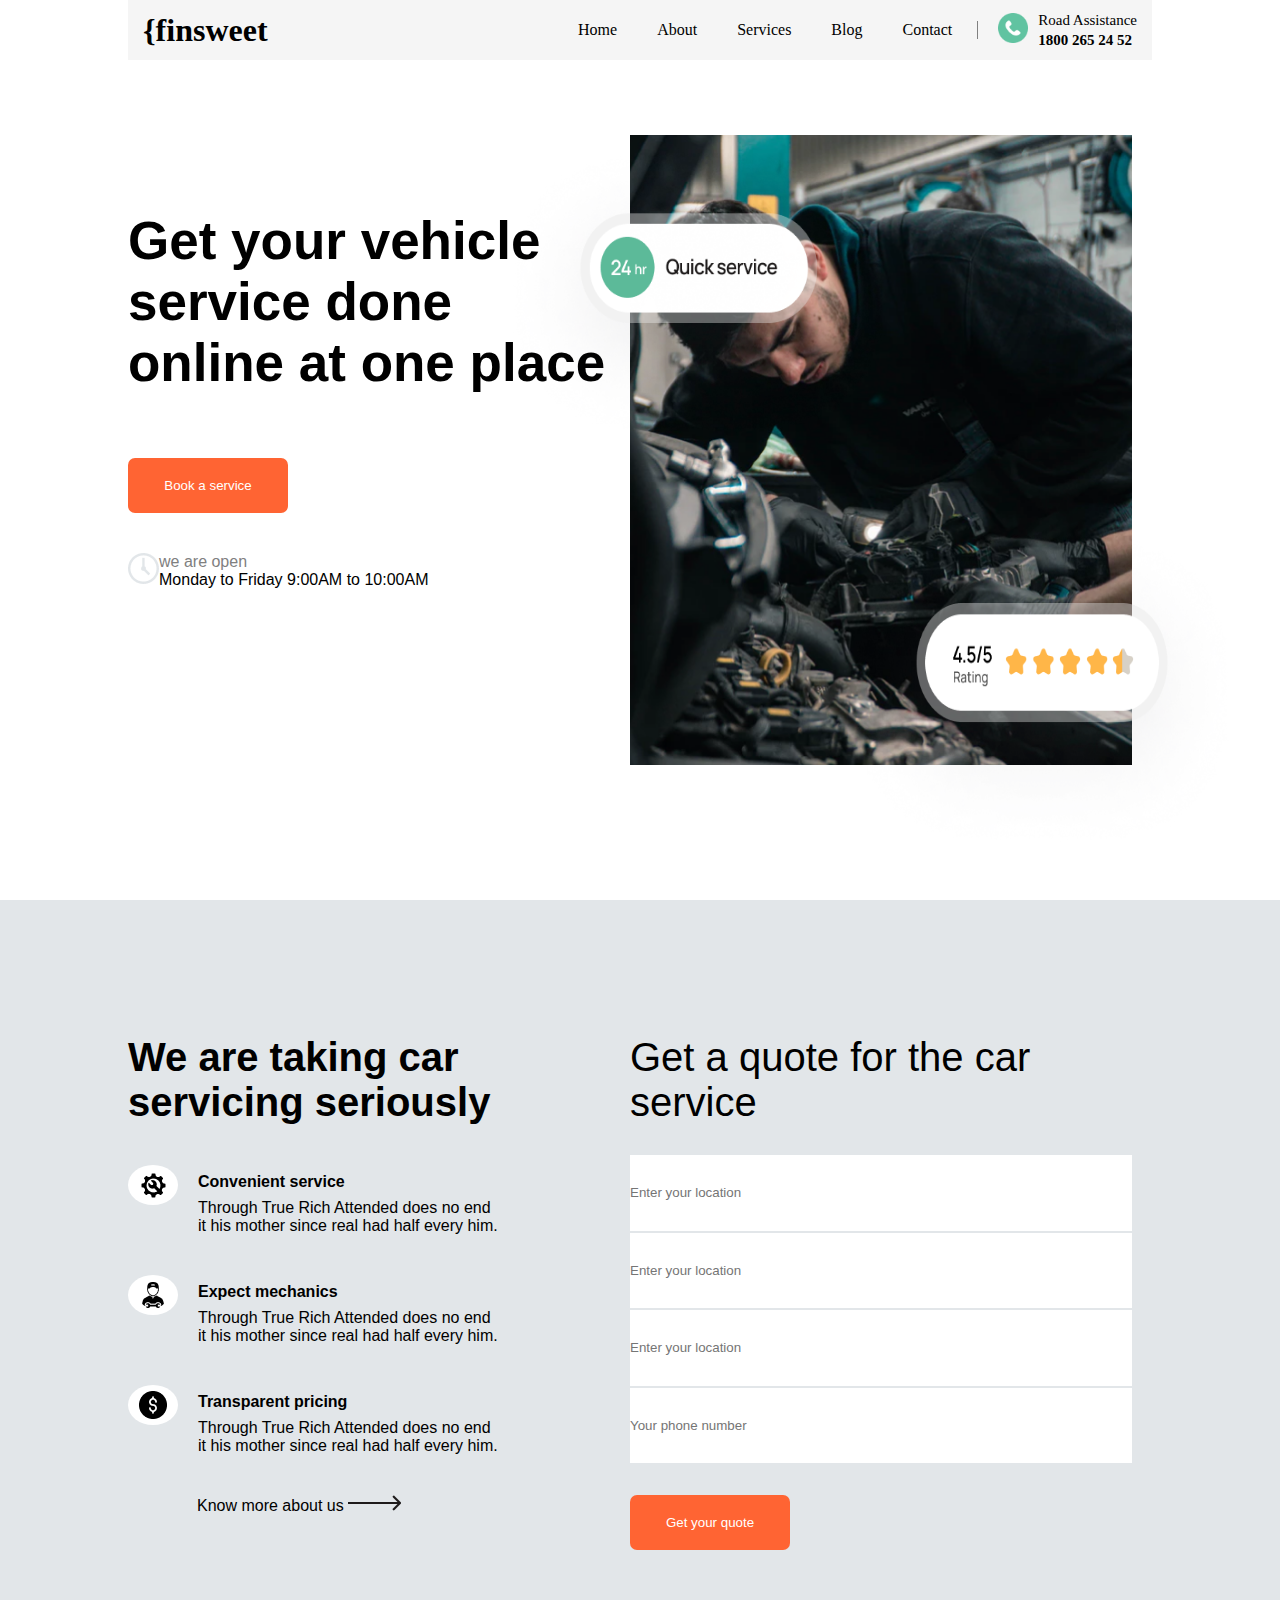
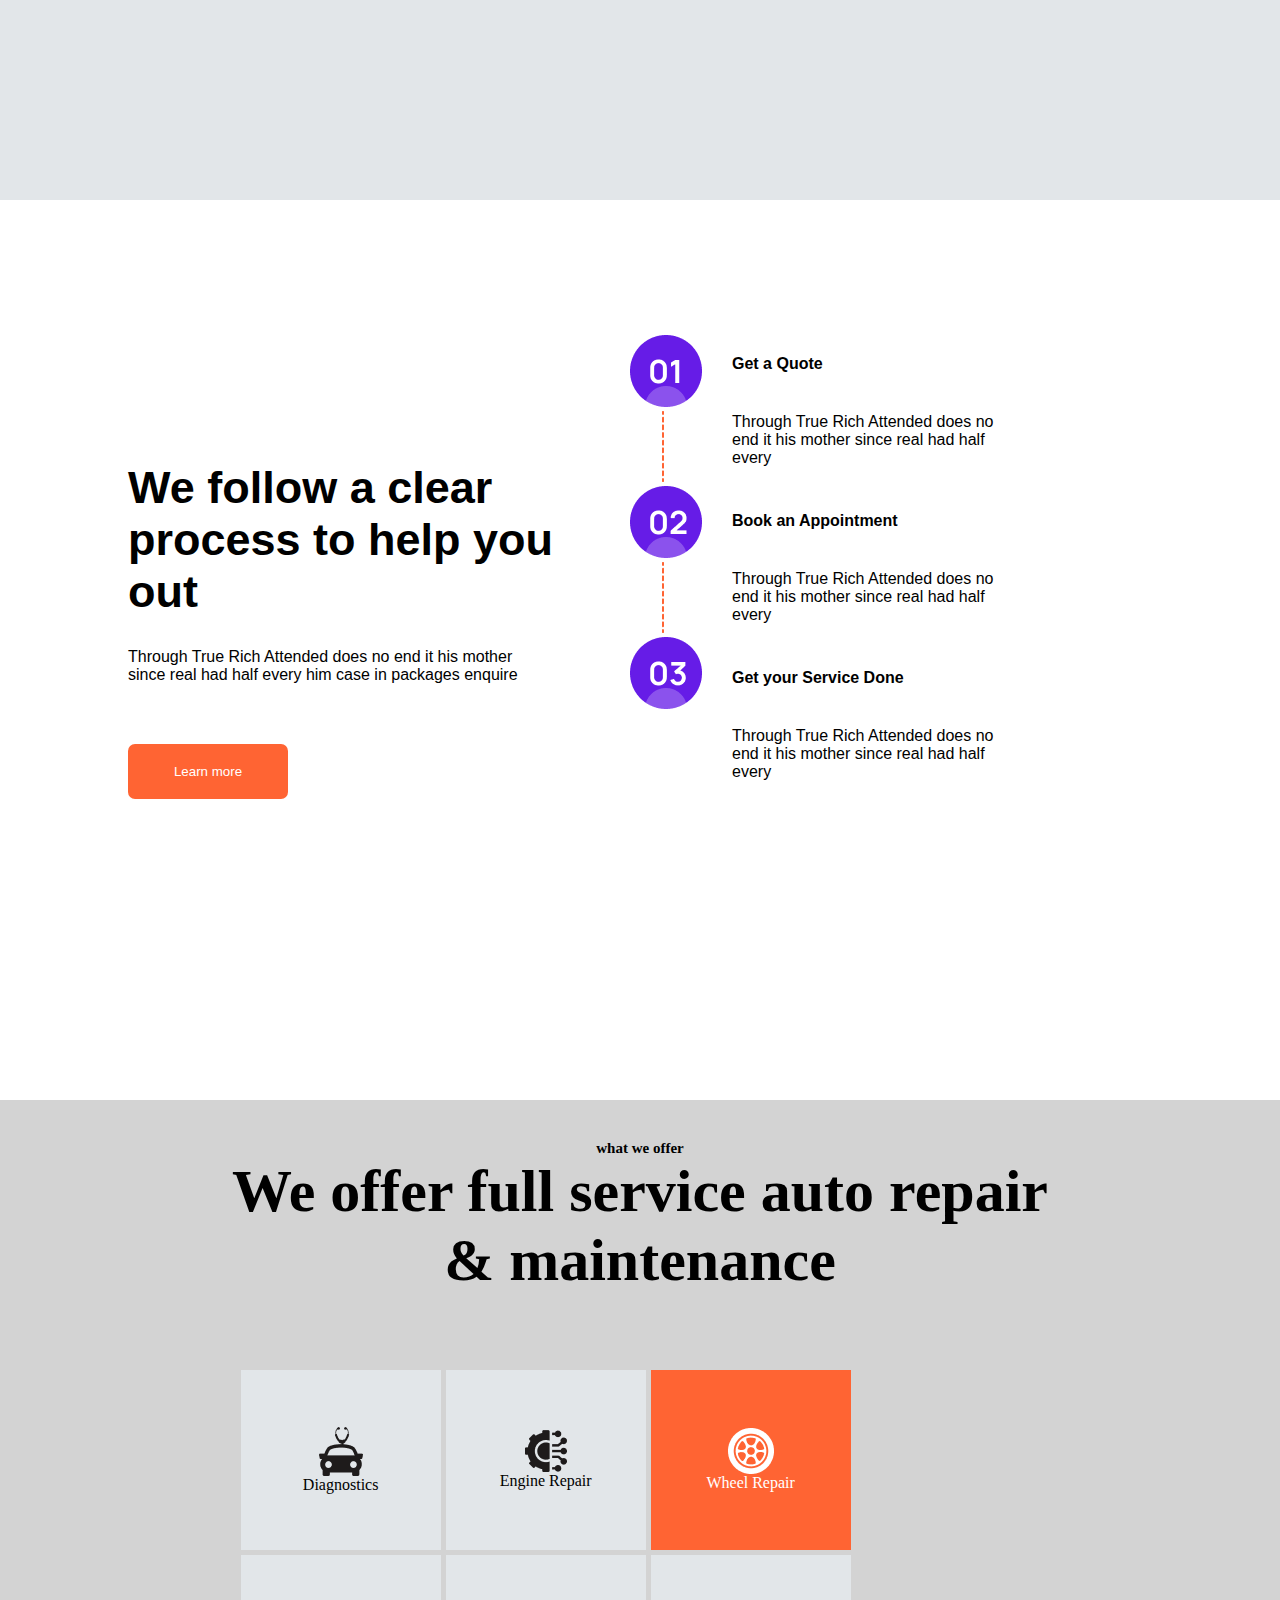
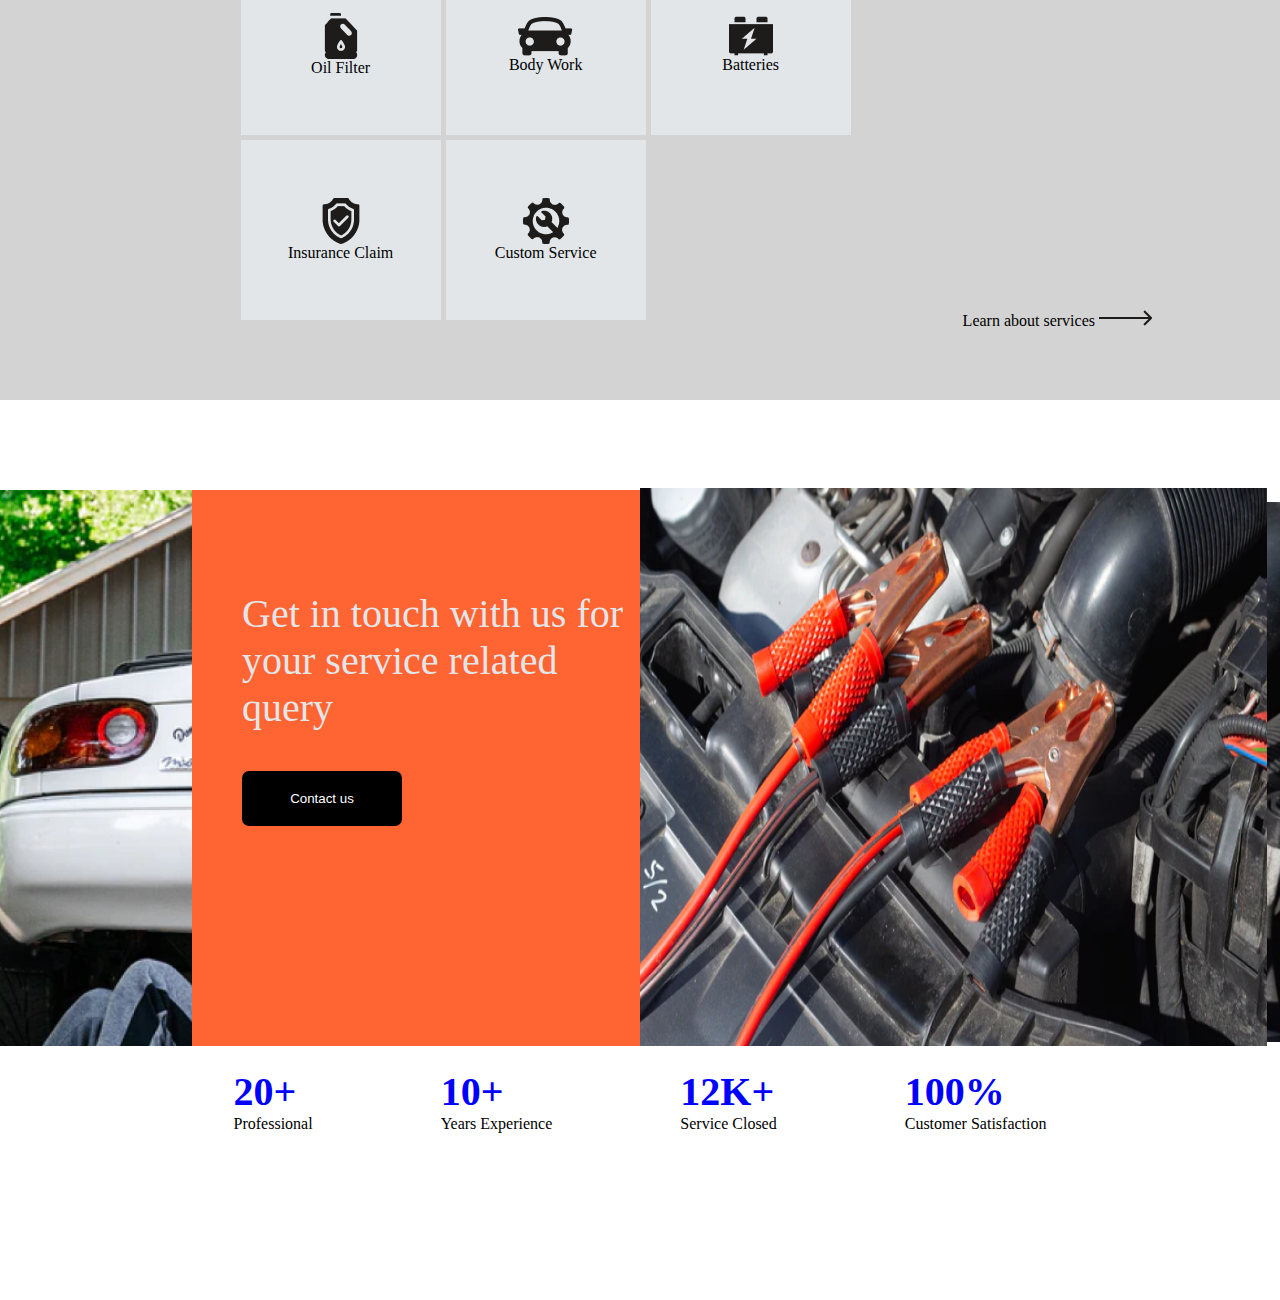
<file: index.html>
<!DOCTYPE html>
<html lang="en">
<head>
    <meta charset="UTF-8">
    <meta name="viewport" content="width=device-width, initial-scale=1.0">
    <link rel="stylesheet" href="css/style.css">
    <title>Finsweet</title>
</head>
<body>
    <header>
        <div class="logo">
            <h1>{finsweet</h1>
        </div> 
        <nav>
            <ul> 
                <li>Home</li>
                <li>About</li>
                <li>Services</li>
                <li>Blog</li>
                <li>Contact</li>
            </ul>
            <div class="right-contact">
                <div class="right-contact-logo">
                    <img id="Rci" src="images/Assistance Icon.png" alt="RCI">
                </div>
                <div class="right-contact-text">
                    <p>Road Assistance</p>
                    <p id="number">1800 265 24 52</p>
                </div>
            </div>
        </nav>
    </header>
    <main>
        <div class="mainform">

            <div class="left-form">

                <p id="TopText">Get your vehicle service done online at one place</p>
            <button class="globalbutton" id="buttontext">Book a service</button>

            <div class="lowertexticon">
                <div class="">
                    <img src="images/Icon.png" alt="time">
                </div>
                   <div class="">
                    <p id="first">we are open</p>                
                <p>Monday to Friday 9:00AM to 10:00AM</p>
                   </div>
            </div>
            </div>
            
            <div class="right-form">
                <img src="images/Service.png" alt="serv" class="service">
                <img src="images/Rating.png" alt="rat" class="rating">
            </div>
        </div>
    </main>

    <!-- 2nd sector -->
    <section id="sect2" class="">
        <div class="sectmain"> 
         <div class="sect2form-left-form">
            <h1>We are taking car
                servicing seriously
            </h1>
            <div class="sect2service sect2left">
                <div class="sect2lefticons">
                    <img src="./images/Finsweet 2/fins2 Icon.png" alt="service">
                </div>
                   <div class="heather">
                    <h4 id="serv">Convenient service</h4>                
                <p>Through True Rich Attended does no end</p> 
                <p>it his mother since real had half every him.</p>
                   </div>
            </div>
            <div class="sect2mechs sect2left">
                <div class="sect2lefticons">
                    <img src="./images/Finsweet 2/fins2 Icon (1).png" alt="mechanics">
                </div>
                   <div class="heather">
                    <h4 id="mech">Expect mechanics</h4>                
                    <p>Through True Rich Attended does no end</p> 
                    <p>it his mother since real had half every him.</p>
                   </div>
            </div>
            <div class="sect2price sect2left">
                <div class="sect2lefticons">
                    <img src="./images/Finsweet 2/fins2 Icon (2).png" alt="pricing">
                </div>
                   <div class="heather">
                    <h4 id="price">Transparent pricing</h4>                
                    <p>Through True Rich Attended does no end</p> 
                    <p>it his mother since real had half every him.</p>
                   </div>
            </div>
            <div class="knowmore">
                Know more about us
                <img src="./images/Finsweet 2/Arrow.png" alt="arrow">
            </div>
         </div>
         
         <div class="sect2form-right-form">
            <p id="service-text">Get a quote for the car service</p>
            <input type="text" placeholder="Enter your location">
            <input type="text" placeholder="Enter your location">
            <input type="text" placeholder="Enter your location">
            <input type="text" placeholder="Your phone number">
            <button class="globalbutton" id="buttontext">Get your quote</button>
         </div>
         </div>
        </div>
          
    </section>

    <!-- 3rd sector -->
    <section id="sect3">
        <div class="sectmain">
         <div class="sect3form-left-form">
            <h1 id="process">We follow a clear process
                to help you out
            </h1>
            <div id="processtext">
            <p>Through True Rich Attended does no end it his mother</p>
             <p> since real had half every him case in packages enquire</p>
            </div>
             <!-- recheck side -->
         <div id="Buttontext">
            <button class="globalbutton" id="buttontext"> Learn more</button>
         </div>
        </div>
         
         <div class="sect3form-right-form">
            <div class="sect3numbers">
                <div class="numb">
                    <div class="">
                        <img src="./images/finsweet 3/Group 9129.png" alt="getaquote">
                    </div>
                    <div class="dots">
                        <img src="./images/finsweet 3/Line.png" alt="quotetext">
                    </div>
                    
                </div>
                <div class="numb">
                    <div class=""> 
                        <img src="./images/finsweet 3/Group 9130.png" alt="getaquote">
                    </div>
                    <div class="dots"> 
                        <img src="./images/finsweet 3/Line.png" alt="quotetext">
                    </div>
                    
                </div>
                <div class="numb">
                    <div class=""> 
                         <img src="./images/finsweet 3/Group 9131.png" alt="getaquote">
                    </div>
                </div>
               
            </div>
            <div class="sect3text">
                <div class="quotetext textpush">
                    <h4>Get a Quote</h4>
                    <p>Through True Rich Attended does no  </p>
                    <p>end it his mother since real had half</p>
                    <p>every</p>  
                </div>
                <div class="quotetext textpush">
                    <h4>Book an Appointment</h4>
                    <p>Through True Rich Attended does no  </p>
                    <p>end it his mother since real had half</p>
                    <p>every</p> 
                </div>
                <div class="quotetext">
                    <h4>Get your Service Done</h4>
                    <p id="text">Through True Rich Attended does no  </p>
                    <p>end it his mother since real had half</p>
                    <p>every</p> 
                </div>
                
            </div>
            <!-- <div class="getaquote">
               
                Get a quote
            </div>
            <div class="quotetext">
                <img src="./../finsweet 3/Line.png" alt="quotetext">
                <p>Through True Rich Attended does no end it
             his mother since real had half every him case in packages enquire</p>
            </div>
            
            <div class="appointment">
                <img src="./../finsweet 3/Group 9130.png" alt="getaquote">
                Book an appointment
            </div>
            <div class="appointtext">
                <img src="./../finsweet 3/Line.png" alt="quotetext">
                <p>Through True Rich Attended does no end it
             his mother since real had half every him case in packages enquire</p>
            </div>

            <div class="servicedone">
                <img src="./../finsweet 3/Group 9131.png" alt="getaquote">
                Get a quote
            </div>
            <div class="servdonetext">
            <img src="" alt="quotetext">
                <p>Through True Rich Attended does no end it
             his mother since real had half every him case in packages enquire</p>
            </div> -->
         </div>
        </div>
    </section>

    <!-- 4th sector -->
    <section id="sect4">
        <div class="sect4main">
         <div class="sect4form-top-form">
            <h6 id="headertext"> what we offer</h6>
            <h1 id=""> We offer full service auto repair
            </h1>
            <h1>& maintenance</h1>
         </div>
         <div class="sect4form-bottom-form">
            <div class="card">
                <img src="./images/finsweet 4/fins4 Icon.png" alt="">
                <div class="diagnostics">Diagnostics</div>
            </div>
            <div class="card">
                <img src="./images/finsweet 4/fins4 Icon (1).png" alt="">
                <div class="engine">Engine Repair</div>
            </div>
            <div class="card repc">
                <img src="./images/finsweet 4/fins4 Icon (2).png" alt="">
                <div class="wheelrepair"> Wheel Repair</div>
            </div>
            <div class="card">
                <img src="./images/finsweet 4/fins4 Icon (3).png" alt="">
                <div class="oilfilter">Oil Filter</div>
            </div>
            <div class="card">
                <img src="./images/finsweet 4/fins4 Icon (4).png" alt="">
                <div class="bodywork">Body Work</div>

            </div>
            <div class="card">
                <img src="./images/finsweet 4/fins4 Icon (5).png" alt="">
                <div class="batteries">Batteries</div>
            </div>
            <div class="card">
                <img src="./images/finsweet 4/fins4 Icon (6).png" alt="">
                <div class="insurance">Insurance Claim</div>
            </div>
            <div class="card">
                <img src="./images/finsweet 4/fins4 Icon (7).png" alt="">
                <div class="Custom">Custom Service</div>
            </div>
         </div>
         <div>
            <div class="knowmor">
                Learn about services
                <img src="./images/finsweet 4/Arrow.png" alt="arrow">
            </div>
         </div>
        </div>

        
    </section>

    <!-- 5th sector -->
    <footer id="sect5">
        <div class="sect5main">
        <div class="sect5maintop">
            <div class="sect5form-left-form">
                <div class="query">
              <p id="relquery">Get in touch with us for your service
                related query</p> 
                <button class="" id="sect5butt"> Contact us</button>
            </div>   
            
            
             </div>
             <div class="sect5form-right-form">
              <img src="./images/finsweet 5/fins5right.png " alt="">
             </div>
        </div>
        <div class="sectfoot">
            <div class="footdigit">20+
                <p id="sectfoottext">Professional</p>
            </div>
            <div class="footdigit">10+
                <p id="sectfoottext">Years Experience</p>
            </div>
            <div class="footdigit">12K+
                <p id="sectfoottext">Service Closed</p>
            </div>
            <div class="footdigit">100%
                <p id="sectfoottext">Customer Satisfaction</p>
            </div>
        </div>
        </div>
      

    </footer>
</body>
</html>
</file>
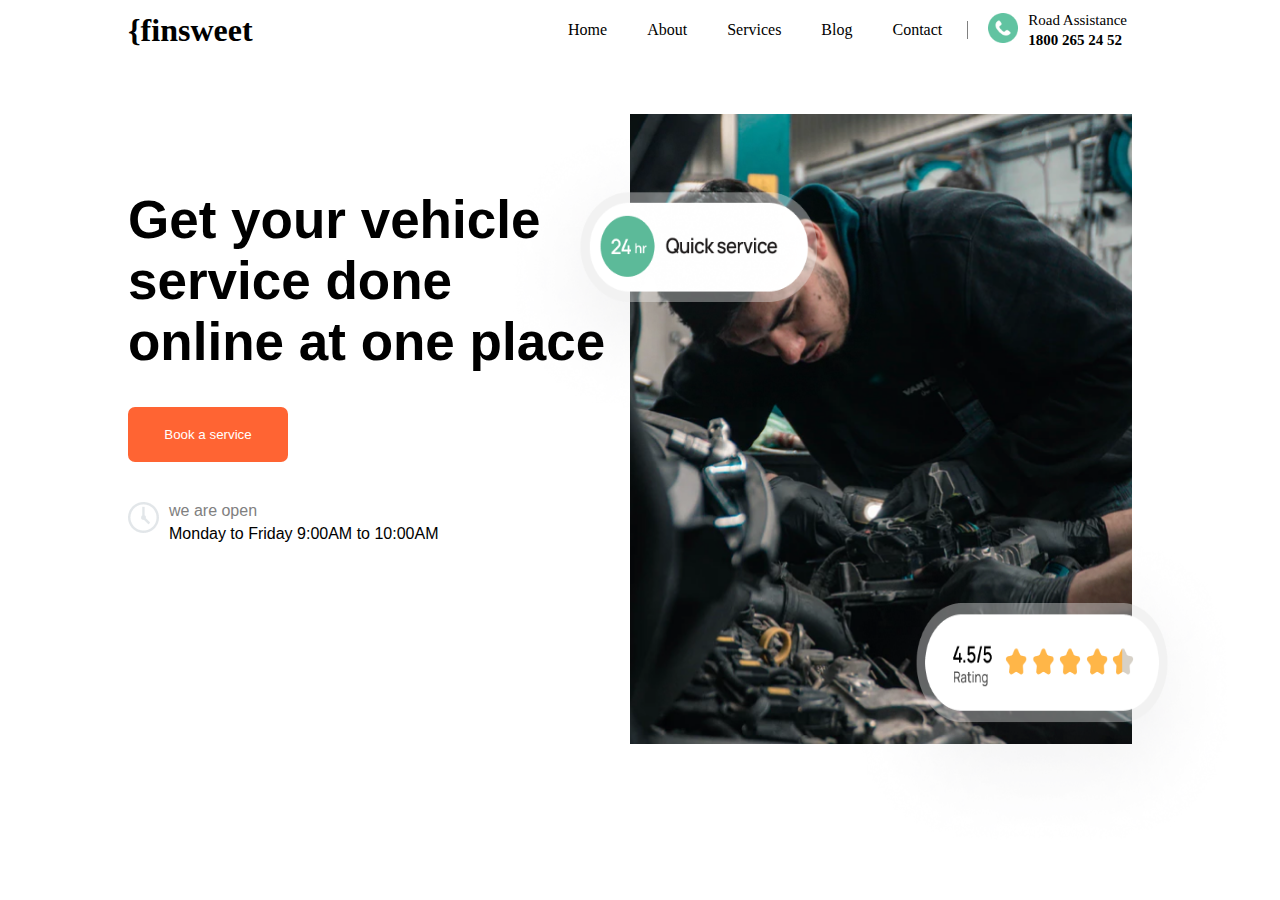
<file: KODECAMP/finsweet/index.html>
<!DOCTYPE html>
<html lang="en">
<head>
    <meta charset="UTF-8">
    <meta name="viewport" content="width=device-width, initial-scale=1.0">
    <link rel="stylesheet" href="./css/style.css">
    <title>Finsweet</title>
</head>
<body>
    <header>
        <div class="logo">
            <h1>{finsweet</h1>
        </div>
        <nav>
            <ul>
                <li>Home</li>
                <li>About</li>
                <li>Services</li>
                <li>Blog</li>
                <li>Contact</li>
            </ul>
            <div class="right-contact">
                <div class="right-contact-logo">
                    <img id="Rci" src="./images/Assistance Icon.png" alt="RCI">
                </div>
                <div class="right-contact-text">
                    <p>Road Assistance</p>
                    <p id="number">1800 265 24 52</p>
                </div>
            </div>
        </nav>
    </header>
    <main>
        <div class="mainform">

            <div class="left-form">

                <p id="TopText">Get your vehicle service done online at one place</p>
            <button id="buttontext">Book a service</button>

            <div class="lowertexticon">
                <div class="">
                    <img src="./images/Icon.png" alt="time">
                </div>
                   <div class="lowertext">
                    <p id="first">we are open</p>                
                <p style="margin-top: 5px;">Monday to Friday 9:00AM to 10:00AM</p>
                   </div>
            </div>
            </div>
            
            <div class="right-form">
                <img src="./images/Service.png" alt="serv" class="service">
                <img src="./images/Rating.png" alt="rat" class="rating">
            </div>
        </div>
    </main>
</body>
</html>
</file>
<file: css/style.css>
*{
    margin: 0;
    padding: 0;
    box-sizing: border-box;
    /* font-family: Verdana, Geneva, Tahoma, sans-serif; */
}

header{
    width: 80%;
    display: flex;
    justify-content: space-between;
    align-items: center;
    background-color:  whitesmoke;
    /* margin: auto; */
    /* padding: 10px 160px 10px 132px; */
    /* position: relative; */
    position: fixed;
    z-index: 50;
    /* right: 10%; */
    left: 10%;
    padding: 10px 15px;
}
#number{
    font-weight: bolder;
}

nav{
    display: flex;
    align-items: center;
    column-gap: 20px;
}

nav ul{
    display: flex;
    align-items: center;
    column-gap: 40px;
    border-right: 1px solid gray;
    padding-right: 25px;
    }

nav ul li{
    list-style: none;
}

nav .right-contact{
    display: flex;
    align-items: center;
    column-gap: 10px;
    
}

.right-contact-text{
    font-size: 15px;
    line-height: 20px;
}
#Rci{
    width: 30px;
}

main{
 /* background-color: yellowgreen; */
 width: 80%; 
 margin: auto;
 height: 100vh;
 display: flex;
 /* flex-direction: column; */
 justify-content: center;
 align-items: center;
 padding-right: 20px;
}

.mainform{
    width: 100%;
    height: 85%;
    /* border: 10px solid gray; */
    display: flex;
    
}

/* Global Left */
.left-form{
    /* background-color: salmon; */
    width: 50%;
    height: 70vh;
    margin: auto;
    row-gap: 50px;
    font-family: sans-serif;
    /* justify-content: center;
    flex-direction: column; */
}

/* global right */
.right-gorm{
    /* background-color: aqua; */
    width: 50%;
    height: 70vh;
    margin: auto;
    row-gap: 50px;
    font-family: sans-serif;
    /* justify-content: center;
    flex-direction: column; */
}

/* global button */
.globalbutton{
    background-color:  #FF6433;
    width: 160px;
    height: 55px;
    justify-content: center;
    border: none;
    border-radius: 7px;
    margin-bottom: 40px;
}

/* button{
    background-color:  #FF6433;
    width: 160px;
    height: 55px;
    justify-content: center;
    border: none;
    border-radius: 7px;
    margin-bottom: 40px;
} */

#buttontext{
    color: white;
}

#TopText{
    font-size: 53px;
    padding-right: 20px;
    margin-bottom: 35px;
    font-weight: bolder;
    padding-top: 75px;
}

.right-form{ 
    width: 50%;
    height: 70vh;
    margin: auto;
    /* background-color: brown; */
    background-image: url(../images/Image.png);
    background-repeat: no-repeat;
    background-position: center;
    background-size: cover;

      
    
} 

.opentag{
    display: flex;
}

#first{
    display: block;
    color: gray;
}

.service{
width: 420px;
right: 29%;
position: absolute;
height: 35%;


}

.rating{
width: 420px;
height: 38%;
left: 65%;
position: absolute;
bottom: 0%;
margin-bottom: 40px;
}

.lowertexticon{
    display: flex;
}

#sect2, #sect3 {
    /* background-color: blue; */
    height: 100vh;
    width: 100%;
    display: flex;
    justify-content: center;
    align-items: center;  
}

/* .sect2form, .sect3form {
    width: 80%;
    height: 80%;
    border: 10px solid gray;
    display: flex; 
    background-color: #FF6433;     
} */

/* global declaration */

.sectmain {
/* background-color: yellowgreen; */
width: 80%; 
margin: auto;
height: 80vh;
display: flex;
/* flex-direction: column; */
justify-content: center;
align-items: center;
padding-right: 20px;
}

/* Sector 2 specifics */
#sect2 {
    background-color:  #E2E6E9;
    
}
.sect2form-left-form{
/* background-color: salmon; */
    width: 50%;
    height: 70vh;
    margin: auto;
    /* row-gap: 50px; */
    font-family: sans-serif;
    padding-right: 40px;
}

/*h4 padding in left form div  */
.heather h4{
    margin-bottom: 8px;
    margin-top: 8px;
}

.sect2form-left-form h1{
    font-size: 40px;
}

/* global flex */
.sect2left{
    display: flex;
    margin: 40px 0px 0px 0px;
}

/* icon space */
.sect2lefticons{
  margin-right: 20px;
  background-color: white;
  width: 50px;
  height: 40px;
  border-radius: 50%;
  align-items: center;
  justify-content: center;
  /* justify-items: center; */
  display: flex;
}

.knowmore{
   margin-left: 69px;
   margin-top: 40px;
}
.sect2form-right-form{
    /* background-color: aquamarine; */
        width: 50%;
        height: 70vh;
        margin: auto;
        /* row-gap: 50px; */
        font-family: sans-serif;
}

.sect2form-right-form input{
    height: 12%;
    width: 100%;
    margin-bottom: 2px;
    border: none;
}    

#service-text {
font-size: 40px;
margin-bottom: 30px;
}

#buttontext{
margin-top: 30px;
}

.sect2form {
    background-color: salmon;
    width: 50%;
    /* height: 70vh; */
    margin: auto;
    row-gap: 50px;
    font-family: sans-serif;
    /* justify-content: center;
    flex-direction: column; */
}

/* Sector 3 specifics */
.sect3form-left-form{
    /* background-color: salmon; */
    width: 50%;
    height: 70vh;
    margin: auto;
    row-gap: 30px;
    font-family: sans-serif;
    display: flex;
    flex-direction: column;
    padding-right: 50px;   
    justify-content: center; 
}

#process{
    font-size: 45px;
}

.sect3form-right-form{
      /* background-color: aquamarine; */
      width: 50%;
      height: 70vh;
      margin: auto;
      /* row-gap: 50px; */
      font-family: sans-serif;
      display: flex;
}

.numb{
    display: block;
    margin-right: 30px;
}

.numb .dots{
    margin-left: 32px;
}
 
.quotetext h4{
    margin: 20px 0px 40px 0px;   
    
}
.textpush{
    margin-bottom: 45px;
}

/* .textup{
    margin-top: -80px;
} */
/* Sector 4 specifics */
#sect4 {
    background-color: lightgrey;
    height: 100vh;
    width: 100%;
    /* display: flex; */
}

.sect4main{
    /* background-color: yellowgreen; */
width: 80%; 
margin: auto;
height: 100vh;
/* display: flex; */
/* flex-direction: column; */
/* justify-content: center;
align-items: center; */
/* padding-right: 20px; */
}

#headertext{
/* text-align: center; */
font-size: 15px;
padding-top: 40px;
/* column-gap: 40px; */
/* background-color: #FF6433; */
}

.sect4form-top-form{
width: 80%;
height: 30%;
margin: auto;
text-align: center;
font-size: 30px;
/* background-color: burlywood; */
}

.sect4form-bottom-form{
    /* background-color: violet; */
    height: 60%;
    width: 78%;
    margin: auto;
    flex-wrap: wrap;
    display: flex;
    gap: 5px;
    /* margin-right: ; */
}

.card{
    height: 180px;
    width: 200px;
    /* background-color: blueviolet; */
    align-items: center;
    justify-content: center;
    display: flex;
    flex-direction: column;
    /* row-gap: 5px; */
    border: 1px black hidden;
   background-color: #E2E6E9;

}

.wheelrepair, .repc{
    color: white;
    background-color: #FF6433;
}


.knowmor{
    float: right;
}
/* Sector 5 specifics */

#sect5 {
    /* background-color: blue; */
    height: 100vh;
    width: 100%;
    display: flex;
    /* justify-content: center; */
    /* align-items: center;   */
}

.sect5main{
/* background-color: yellowgreen; */
width: 100%; 
margin-top: auto;
height: 90vh;
/* display: flex; */
/* flex-direction: column; */
/* justify-content: center; */
/* align-items: center; */

}

.sect5maintop{
width: 100%; 
margin-top: auto;
height: 50vh;
display: flex;
/* flex-direction: column; */
/* justify-content: center; */
/* align-items: center; */
}

.sect5form-left-form{
    width: 50%;
    height: 61.8vh;
    background-image: url(fins5left.png);
    background-repeat: no-repeat;
    background-position: center;
    background-size: cover;
    color: #E2E6E9;    
    /* padding-top: 13px; */
    /* margin-top: 12px; */
}
.sect5form-right-form{
    width: 50%;
    height: 60vh;
    /* margin: auto; */
    /* background-color: brown; */
    background-image: url(fins5right.png);
    background-repeat: no-repeat;
    background-position: center;
    background-size: cover;
    margin-top: 12px;
    
}

.sect5form-right-form img{
    height: 62vh;
    width: 98%;
    /* margin-bottom: 40px; */
    margin-top: -14px;
}

.query{
    background-color: #FF6433;
    height: 61.8vh;
    width: 70%;
    margin-left: auto;
    align-items: center;
    justify-content: center;
    font-size: 40px;
    padding-left: 50px;
    padding-top: 100px;
}

#sect5butt{
color: white;
background-color: black;
width: 160px;
height: 55px;
justify-content: center;
border: none;
border-radius: 7px;
margin-top: 40px;

}

.sectfoot{
    height: 30vh;
    width: 100%;
    margin: auto;
    display: flex;
    /* background-color: aqua; */
    justify-items: center;
    align-items: center;
    justify-content: center;
    gap: 10%;
 padding-top: 50px;
 color: blue;
 font-size: 40px;
 font-weight: bolder;

}

#sectfoottext{
font-size: 16px;
color: black;
font-weight: lighter;
}
</file>
<file: KODECAMP/finsweet/css/style.css>
*{
    margin: 0;
    padding: 0;
    box-sizing: border-box;
}

header{
    width: 80%;
    display: flex;
    justify-content: space-between;
    align-items: center;
    /* background-color: burlywood; */
    margin: auto;
    padding: 10px 25px 10px 0px;
}
#number{
    font-weight: bolder;
}

nav{
    display: flex;
    align-items: center;
    column-gap: 20px;
}

nav ul{
    display: flex;
    align-items: center;
    column-gap: 40px;
    border-right: 1px solid gray;
    padding-right: 25px;
    }

nav ul li{
    list-style: none;
}

nav .right-contact{
    display: flex;
    align-items: center;
    column-gap: 10px;
    
}

.right-contact-text{
    font-size: 15px;
    line-height: 20px;
}
#Rci{
    width: 30px;
}

main{
 /* background-color: yellowgreen; */
 width: 80%; 
 margin: auto;
 height: 80vh;
 display: flex;
 flex-direction: column;
 justify-content: center;
 align-items: center;
 padding-right: 20px;
}

.mainform{
    width: 100%;
    height: 85%;
    /* border: 10px solid gray; */
    display: flex;
    
}

.left-form{
    /* background-color: salmon; */
    width: 50%;
    height: 100%;
    margin: auto;
    row-gap: 50px;
    font-family: sans-serif;
}

button{
    background-color:  #FF6433;
    width: 160px;
    height: 55px;
    justify-content: center;
    border: none;
    border-radius: 7px;
    margin-bottom: 40px;
}

#buttontext{
    color: white;
}

#TopText{
    font-size: 53px;
    padding-right: 20px;
    margin-bottom: 35px;
    font-weight: bolder;
    padding-top: 75px;
}

.right-form{ 
    width: 50%;
    height: 70vh;
    margin: auto;
    /* background-color: brown; */
    background-image: url(../images/Image.png);
    background-repeat: no-repeat;
    background-position: center;
    background-size: cover;

      
    
} 

.opentag{
    display: flex;
}

#first{
    display: block;
    color: gray;
}

.service{
width: 420px;
right: 29%;
position: absolute;
height: 35%;


}

.rating{
width: 420px;
height: 38%;
left: 65%;
position: absolute;
bottom: 0%;
margin-bottom: 40px;
}

.lowertexticon{
    display: flex;
}

.lowertext{
    margin-left: 10px;
}
</file>
